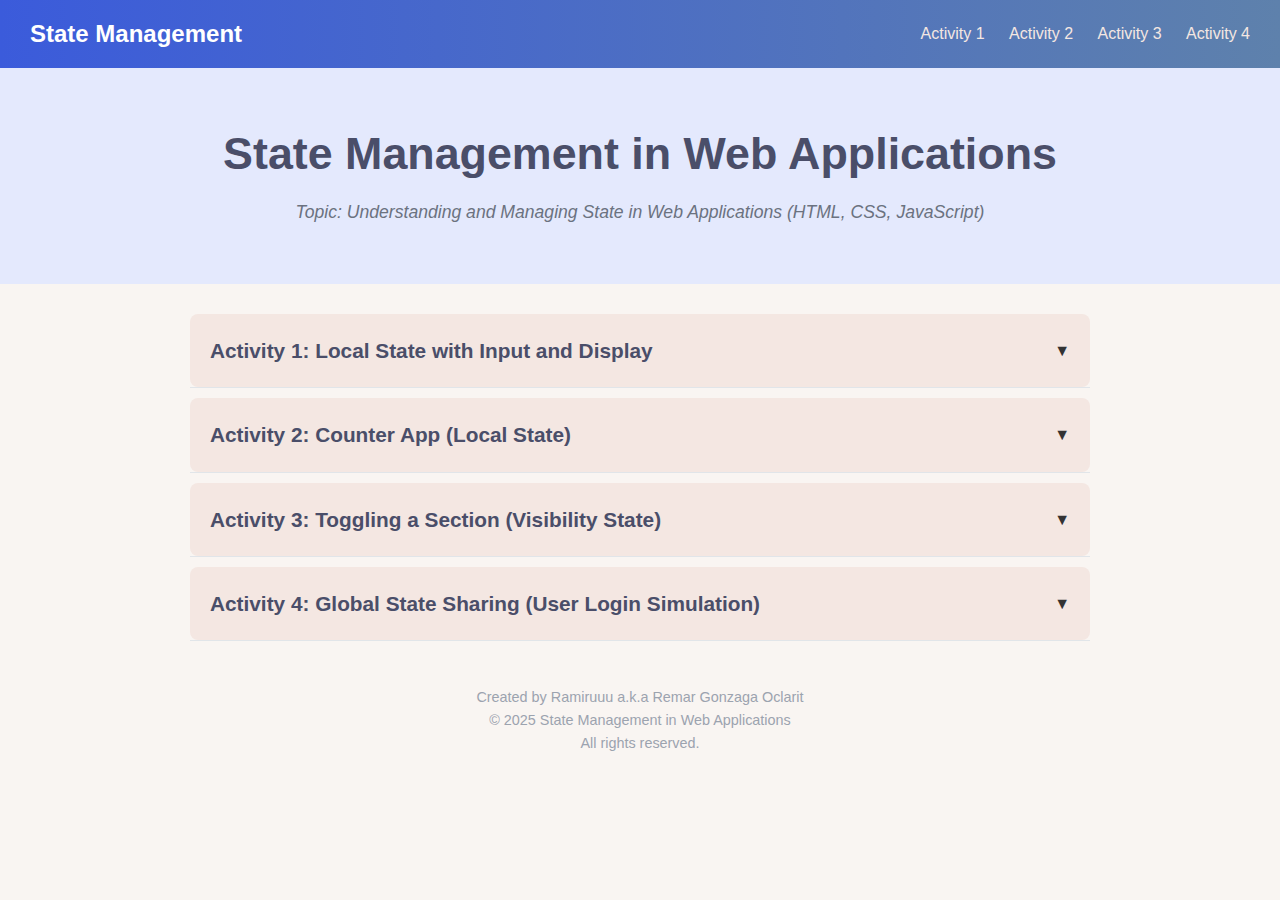
<file: index.html>
<!DOCTYPE html>
<html lang="en">
<head>
    <meta charset="UTF-8">
    <meta name="viewport" content="width=device-width, initial-scale=1.0">
    <title>State Management in Web Applications</title>
    <link rel="stylesheet" href="/sourcefiles/global.css">
    <link rel="stylesheet" href="/sourcefiles/index/index.css">
</head>
<body>
    <div class="header">
        <h2>State Management</h2>
        <nav>
            <a href="/sourcefiles/act1/activity1.html">Activity 1</a>
            <a href="/sourcefiles/act2/activity2.html">Activity 2</a>
            <a href="/sourcefiles/act3/activity3.html">Activity 3</a>
            <a href="/sourcefiles/act4/activity4.html">Activity 4</a>
        </nav>
    </div>

    <div class="banner">
        <h1>State Management in Web Applications</h1>
        <p>Topic: Understanding and Managing State in Web Applications (HTML, CSS, JavaScript)</p>
    </div>

    <div class="accordion">
        <div class="accordion-item">
            <div class="accordion-header">
                <h3>Activity 1: Local State with Input and Display</h3>
                <span>▼</span>
            </div>
            <div class="accordion-content">
                <p>Create a simple page with an input field and a paragraph. Use JavaScript to capture the input value and display the greeting like "Hello, Anna!" dynamically as the user types.</p>
            </div>
        </div>

        <div class="accordion-item">
            <div class="accordion-header">
                <h3>Activity 2: Counter App (Local State)</h3>
                <span>▼</span>
            </div>
            <div class="accordion-content">
                <p>Build a counter app with a heading showing the count and "+" and "-" buttons. Use JavaScript to increment or decrement the count, ensuring it doesn't go below 0, and update the DOM accordingly.</p>
            </div>
        </div>

        <div class="accordion-item">
            <div class="accordion-header">
                <h3>Activity 3: Toggling a Section (Visibility State)</h3>
                <span>▼</span>
            </div>
            <div class="accordion-content">
                <p>Add a "Show/Hide Info" button and a div with text. Use JavaScript and CSS to toggle the div's visibility, demonstrating how visibility can be a form of state in the UI.</p>
            </div>
        </div>

        <div class="accordion-item">
            <div class="accordion-header">
                <h3>Activity 4: Global State Sharing (User Login Simulation)</h3>
                <span>▼</span>
            </div>
            <div class="accordion-content">
                <p>Create a global state object to store the username. On login, update a heading, greeting, and a sidebar profile section to reflect the logged-in user, showing the shared state across components.</p>
            </div>
        </div>
    </div>

    <div class="footer">
        <p>Created by Ramiruuu a.k.a Remar Gonzaga Oclarit</p>
        <p>© 2025 State Management in Web Applications</p>
        <p>All rights reserved.</p>
    </div>

    <script>
        const headers = document.querySelectorAll('.accordion-header');
        headers.forEach(header => {
            header.addEventListener('click', () => {
                const content = header.nextElementSibling;
                content.classList.toggle('active');
                header.querySelector('span').textContent = content.classList.contains('active') ? '▲' : '▼';
            });
        });
    </script>
</body>
</html>
</file>
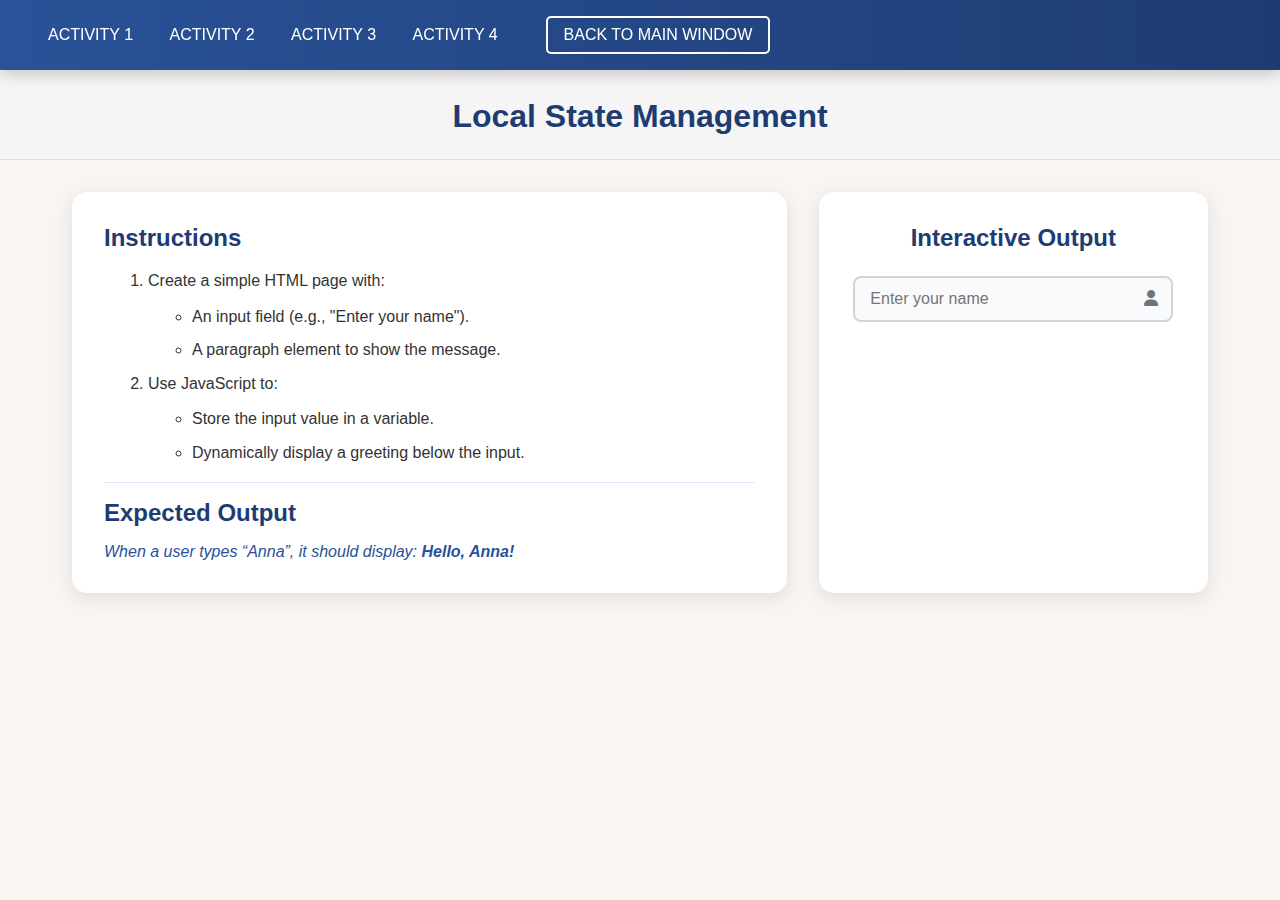
<file: sourcefiles/act1/activity1.html>
<!DOCTYPE html>
<html lang="en">
<head>
    <meta charset="UTF-8">
    <meta name="viewport" content="width=device-width, initial-scale=1.0">
    <meta name="description" content="Activity 1: Local State Management with Input and Greeting Display">
    <title>Activity 1: Local State Management</title>
    <link rel="stylesheet" href="https://cdnjs.cloudflare.com/ajax/libs/font-awesome/6.4.2/css/all.min.css">
    <link rel="stylesheet" href="/sourcefiles/act1/activity1.css">
</head>
<body>
    <header>
        <nav>
            <div class="nav-links">
                <a href="/sourcefiles/act1/activity1.html" class="active">Activity 1</a>
                <a href="/sourcefiles/act2/activity2.html">Activity 2</a>
                <a href="/sourcefiles/act3/activity3.html">Activity 3</a>
                <a href="/sourcefiles/act4/activity4.html">Activity 4</a>
            </div>
            <a href="/index.html" class="back-link">Back to Main Window</a>
        </nav>
    </header>

    <main>
        <section class="activity-title">
            <h1>Local State Management</h1>
        </section>

        <section class="main-content">
            <div class="instructions">
                <h2>Instructions</h2>
                <ol>
                    <li>Create a simple HTML page with:
                        <ul>
                            <li>An input field (e.g., "Enter your name").</li>
                            <li>A paragraph element to show the message.</li>
                        </ul>
                    </li>
                    <li>Use JavaScript to:
                        <ul>
                            <li>Store the input value in a variable.</li>
                            <li>Dynamically display a greeting below the input.</li>
                        </ul>
                    </li>
                </ol>
                <div class="output">
                    <h2>Expected Output</h2>
                    <p>When a user types “Anna”, it should display: <strong>Hello, Anna!</strong></p>
                </div>
            </div>

            <div class="container">
                <h3>Interactive Output</h3>
                <div class="input-group">
                    <label for="nameInput" class="visually-hidden">Enter your name</label>
                    <input type="text" id="nameInput" placeholder="Enter your name" autocomplete="off" aria-describedby="greeting">
                    <span class="input-icon"><i class="fas fa-user"></i></span>
                </div>
                <p id="greeting" role="status"></p>
            </div>
        </section>
    </main>

    <script>
        const nameInput = document.getElementById('nameInput');
        const greeting = document.getElementById('greeting');

        nameInput.addEventListener('input', () => {
            const name = nameInput.value.trim();
            if (name) {
                greeting.textContent = `Hello, ${name}!`;
                greeting.classList.add('show');
                greeting.setAttribute('aria-live', 'polite');
            } else {
                greeting.textContent = 'Please enter a name to see a greeting.';
                greeting.classList.remove('show');
                greeting.setAttribute('aria-live', 'off');
            }
        });

        // Add focus effect for accessibility
        nameInput.addEventListener('focus', () => {
            nameInput.parentElement.classList.add('focused');
        });

        nameInput.addEventListener('blur', () => {
            nameInput.parentElement.classList.remove('focused');
        });
    </script>
</body>
</html>
</file>
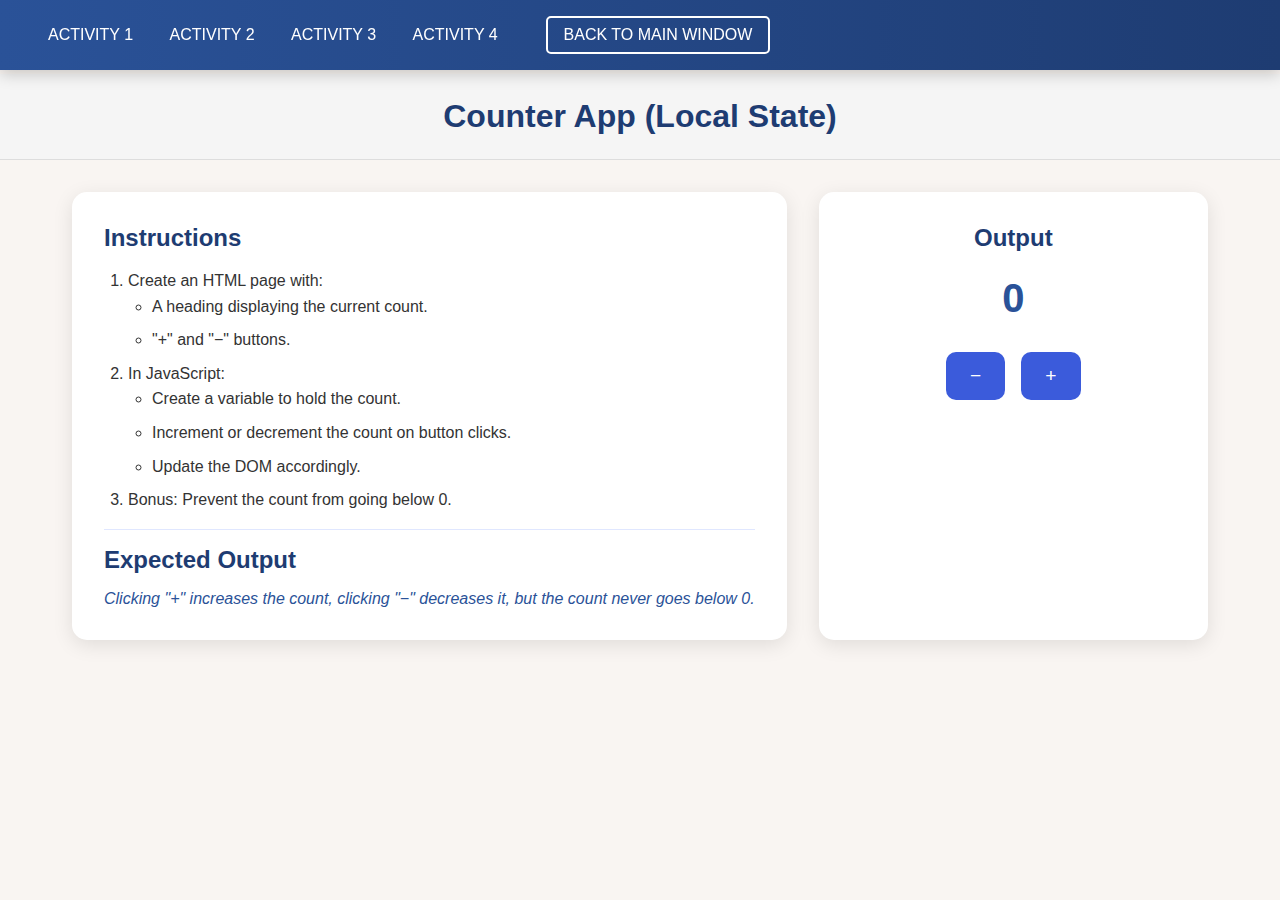
<file: sourcefiles/act2/activity2.html>
<!DOCTYPE html>
<html lang="en">
<head>
    <meta charset="UTF-8">
    <meta name="viewport" content="width=device-width, initial-scale=1.0">
    <title>Activity 2: Counter App</title>
    <link rel="stylesheet" href="https://cdnjs.cloudflare.com/ajax/libs/font-awesome/6.4.2/css/all.min.css">
    <link rel="stylesheet" href="/sourcefiles/act2/activity2.css">
</head>
<body>
    <header>
        <nav>
            <div class="nav-links">
                <a href="/sourcefiles/act1/activity1.html">Activity 1</a>
                <a href="/sourcefiles/act2/activity2.html" class="active">Activity 2</a>
                <a href="/sourcefiles/act3/activity3.html">Activity 3</a>
                <a href="/sourcefiles/act4/activity4.html">Activity 4</a>
            </div>
            <a href="/index.html" class="back-link">Back to Main Window</a>
        </nav>
    </header>

    <div class="activity-title">
        <h1>Counter App (Local State)</h1>
    </div>

    <div class="main-content">
        <div class="instructions">
            <h2>Instructions</h2>
            <ol>
                <li>Create an HTML page with:
                    <ul>
                        <li>A heading displaying the current count.</li>
                        <li>"+" and "−" buttons.</li>
                    </ul>
                </li>
                <li>In JavaScript:
                    <ul>
                        <li>Create a variable to hold the count.</li>
                        <li>Increment or decrement the count on button clicks.</li>
                        <li>Update the DOM accordingly.</li>
                    </ul>
                </li>
                <li>Bonus: Prevent the count from going below 0.</li>
            </ol>
            <div class="output">
                <h2>Expected Output</h2>
                <p>Clicking "+" increases the count, clicking "−" decreases it, but the count never goes below 0.</p>
            </div>
        </div>

        <div class="container">
            <h3>Output</h3>
            <div class="counter-display" id="counter">0</div>
            <div class="button-group">
                <button id="decrementBtn">−</button>
                <button id="incrementBtn">+</button>
            </div>
        </div>
    </div>

    <script>
        const counterDisplay = document.getElementById('counter');
        const incrementBtn = document.getElementById('incrementBtn');
        const decrementBtn = document.getElementById('decrementBtn');

        let count = 0;

        incrementBtn.addEventListener('click', () => {
            count++;
            updateCounter();
        });

        decrementBtn.addEventListener('click', () => {
            if (count > 0) {
                count--;
                updateCounter();
            }
        });

        function updateCounter() {
            counterDisplay.textContent = count;
            decrementBtn.disabled = count === 0;
        }
    </script>
</body>
</html>
</file>
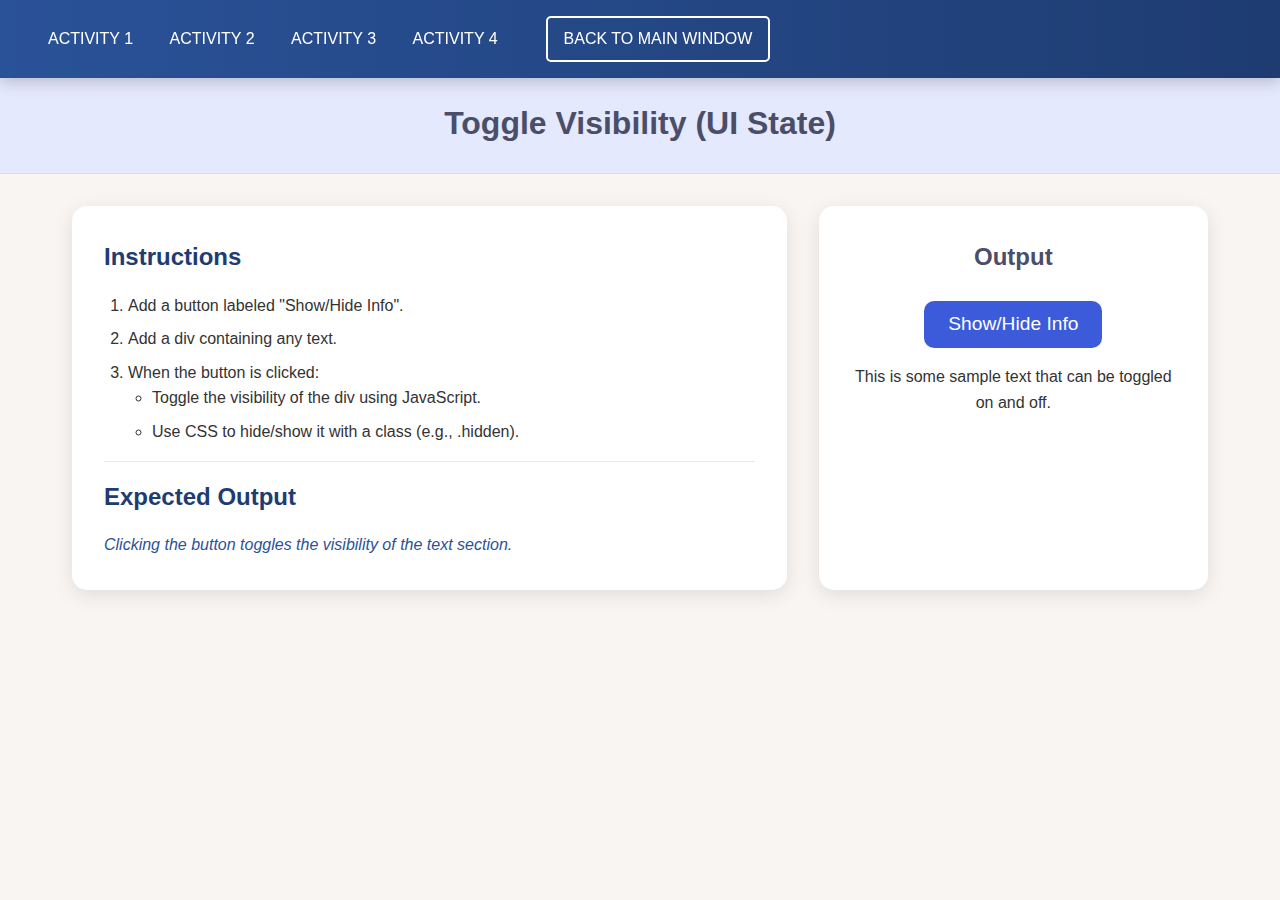
<file: sourcefiles/act3/activity3.html>
<!DOCTYPE html>
<html lang="en">
<head>
    <meta charset="UTF-8">
    <meta name="viewport" content="width=device-width, initial-scale=1.0">
    <title>Activity 3: Toggle Visibility (UI State)</title>
    <link rel="stylesheet" href="https://cdnjs.cloudflare.com/ajax/libs/font-awesome/6.4.2/css/all.min.css">
    <link rel="stylesheet" href="/sourcefiles/global.css">
    <link rel="stylesheet" href="/sourcefiles/act3/activity3.css">
</head>
<body>
    <header>
        <nav>
            <div class="nav-links">
                <a href="/sourcefiles/act1/activity1.html">Activity 1</a>
                <a href="/sourcefiles/act2/activity2.html">Activity 2</a>
                <a href="/sourcefiles/act3/activity3.html">Activity 3</a>
                <a href="/sourcefiles/act4/activity4.html" class="active">Activity 4</a>
            </div>
            <a href="/index.html" class="back-link">Back to Main Window</a>
        </nav>
    </header>
    <div class="activity-title">
        <h1>Toggle Visibility (UI State)</h1>
    </div>

    <div class="main-content">
        <div class="instructions">
            <h2>Instructions</h2>
            <ol>
                <li>Add a button labeled "Show/Hide Info".</li>
                <li>Add a div containing any text.</li>
                <li>When the button is clicked:
                    <ul>
                        <li>Toggle the visibility of the div using JavaScript.</li>
                        <li>Use CSS to hide/show it with a class (e.g., .hidden).</li>
                    </ul>
                </li>
            </ol>
            <div class="output">
                <h2>Expected Output</h2>
                <p>Clicking the button toggles the visibility of the text section.</p>
            </div>
        </div>

        <div class="container">
            <h3>Output</h3>
            <div class="button-group">
                <button id="toggleBtn">Show/Hide Info</button>
            </div>
            <div class="info-section" id="infoSection">
                This is some sample text that can be toggled on and off.
            </div>
        </div>
    </div>

    <script>
        const toggleBtn = document.getElementById('toggleBtn');
        const infoSection = document.getElementById('infoSection');

        toggleBtn.addEventListener('click', () => {
            infoSection.classList.toggle('hidden');
        });
    </script>
</body>
</html>
</file>
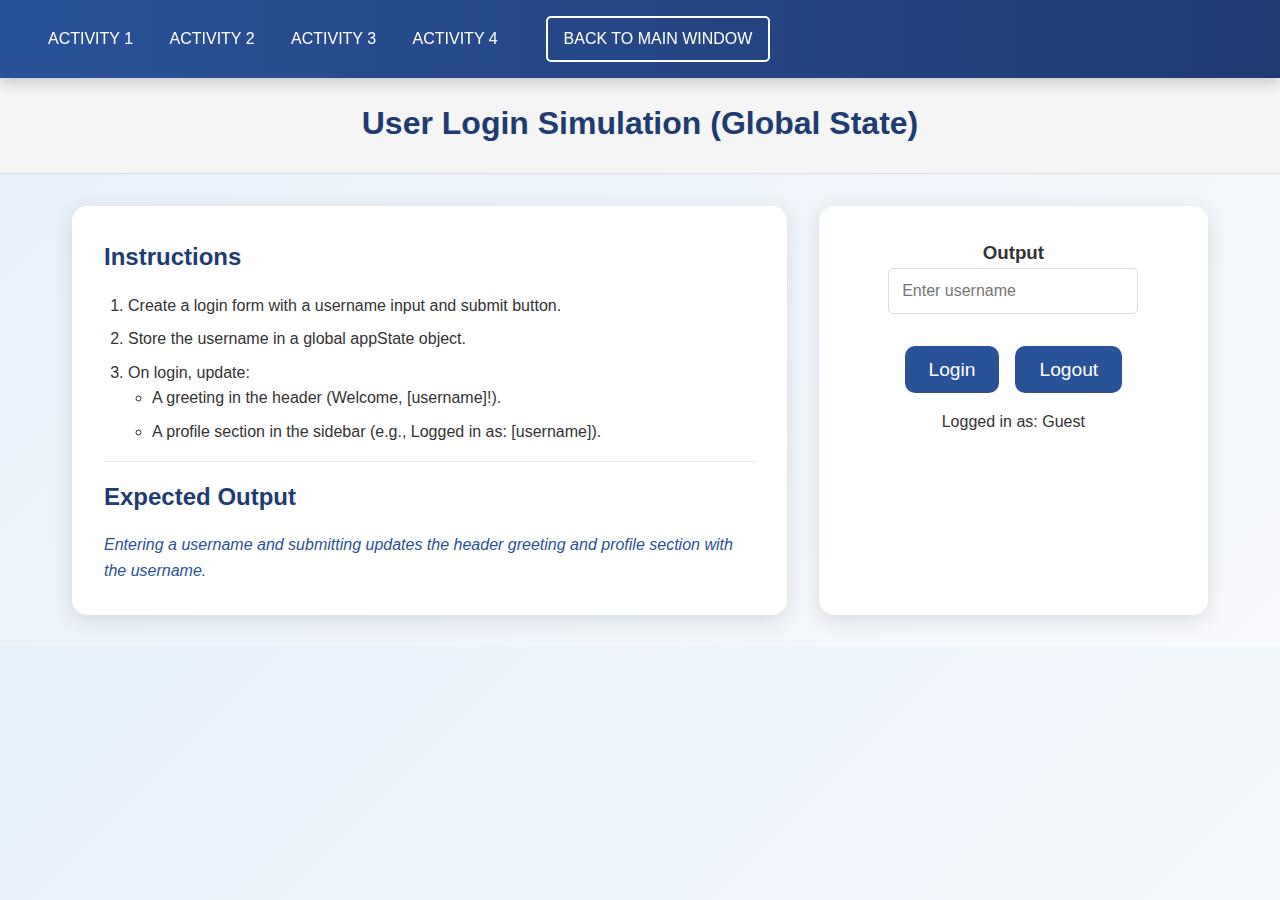
<file: sourcefiles/act4/activity4.html>
<!DOCTYPE html>
<html lang="en">
<head>
    <meta charset="UTF-8">
    <meta name="viewport" content="width=device-width, initial-scale=1.0">
    <title>Activity 4: User Login Simulation</title>
    <link rel="stylesheet" href="https://cdnjs.cloudflare.com/ajax/libs/font-awesome/6.4.2/css/all.min.css">
    <link rel="stylesheet" href="/sourcefiles/global.css">
    <link rel="stylesheet" href="/sourcefiles/act4/activity4.css">
</head>
<body>
    <header>
        <nav>
            <div class="nav-links">
                <a href="/sourcefiles/act1/activity1.html">Activity 1</a>
                <a href="/sourcefiles/act2/activity2.html">Activity 2</a>
                <a href="/sourcefiles/act3/activity3.html">Activity 3</a>
                <a href="/sourcefiles/act4/activity4.html" class="active">Activity 4</a>
            </div>
            <a href="/index.html" class="back-link">Back to Main Window</a>
        </nav>
    </header>

    <div class="activity-title">
        <h1>User Login Simulation (Global State)</h1>
    </div>

    <div class="main-content">
        <div class="instructions">
            <h2>Instructions</h2>
            <ol>
                <li>Create a login form with a username input and submit button.</li>
                <li>Store the username in a global <code>appState</code> object.</li>
                <li>On login, update:
                    <ul>
                        <li>A greeting in the header (Welcome, [username]!).</li>
                        <li>A profile section in the sidebar (e.g., Logged in as: [username]).</li>
                    </ul>
                </li>
            </ol>
            <div class="output">
                <h2>Expected Output</h2>
                <p>Entering a username and submitting updates the header greeting and profile section with the username.</p>
            </div>
        </div>

        <div class="container">
            <h3>Output</h3>
            <form class="login-form" id="loginForm">
                <input type="text" id="usernameInput" placeholder="Enter username" required>
                <div class="button-group">
                    <button type="submit">Login</button>
                    <button type="button" id="logoutButton">Logout</button>
                </div>
            </form>
            <div class="profile-section" id="profileSection">Logged in as: Guest</div>
        </div>
    </div>

    <script>
        const appState = { username: 'Guest' };

        const loginForm = document.getElementById('loginForm');
        const usernameInput = document.getElementById('usernameInput');
        const headerGreeting = document.getElementById('headerGreeting');
        const profileSection = document.getElementById('profileSection');
        const logoutButton = document.getElementById('logoutButton');

        function updateUI() {
            headerGreeting.textContent = `Welcome, ${appState.username}!`;
            profileSection.textContent = `Logged in as: ${appState.username}`;
        }

        loginForm.addEventListener('submit', (e) => {
            e.preventDefault();
            appState.username = usernameInput.value.trim() || 'Guest';
            updateUI();
            usernameInput.value = '';
        });

        logoutButton.addEventListener('click', () => {
            appState.username = 'Guest';
            updateUI();
            usernameInput.value = '';
        });

        updateUI();
    </script>
</body>
</html>
</file>
<file: sourcefiles/global.css>
* {
    margin: 0;
    padding: 0;
    box-sizing: border-box;
    font-family: 'Poppins', sans-serif;
}

body {
    background-color: #f9f5f2;
    color: #333;
    line-height: 1.6;
}

header {
    background: linear-gradient(90deg, #3b5bdb, #5e81ac);
    padding: 1rem 2rem;
    display: flex;
    justify-content: space-between;
    align-items: center;
    box-shadow: 0 2px 10px rgba(0, 0, 0, 0.1);
    position: fixed;
    top: 0;
    width: 100%;
    z-index: 1000;
}

header nav {
    display: flex;
    gap: 2rem;
}

header nav a {
    color: #ffffff;
    text-decoration: none;
    font-size: 1rem;
    font-weight: 500;
    text-transform: uppercase;
    transition: color 0.3s ease;
}

header nav a:hover {
    color: #f4e7e2;
}

.greeting {
    color: #ffffff;
    font-size: 1rem;
    font-weight: 500;
}

.activity-title {
    text-align: center;
    padding: 1.5rem 0;
    background-color: #f5f5f5;
    border-bottom: 1px solid #ddd;
    margin-top: 74px;
}

.activity-title h1 {
    font-size: 2rem;
    color: #1e3c72;
    font-weight: 600;
}

.main-content {
    padding: 2rem;
    max-width: 1200px;
    margin: 0 auto;
    display: flex;
    gap: 2rem;
}

.back-link {
    font-size: 1rem;
    font-weight: 500;
    color: #ffffff;
    text-transform: uppercase;
    padding: 0.5rem 1rem;
    border: 2px solid #ffffff; /* Border for emphasis */
    border-radius: 5px;
    transition: background-color 0.3s ease, color 0.3s ease, border-color 0.3s ease;
}

.back-link:hover {
    background-color: #ffffff;
    color: #1e3c72;
    border-color: #1e3c72;
}
</file>
<file: sourcefiles/index/index.css>
body {
    font-family: 'Poppins', sans-serif;
    margin: 0;
    padding: 0;
    background-color: #f9f5f2; /* Creamy white background */
}

.header {
    background: linear-gradient(90deg, #3b5bdb, #5e81ac); /* Gradient from muted blue to soft teal */
    color: #ffffff;
    padding: 15px 30px;
    display: flex;
    justify-content: space-between;
    align-items: center;
    box-shadow: 0 2px 10px rgba(0, 0, 0, 0.1);
}

.header h2 {
    margin: 0;
    font-size: 1.5em;
}

.header nav a {
    color: #f4e7e2; /* Soft blush pink for links */
    margin-left: 20px;
    text-decoration: none;
    font-weight: 500;
    transition: color 0.3s ease;
}

.header nav a:hover {
    color: #ffffff;
}

.banner {
    background: url('https://via.placeholder.com/1200x150?text=Pattern') repeat;
    text-align: center;
    padding: 50px 20px;
    color: #4a4e69; /* Dark muted blue for text */
    background-color: #e4e9fd; /* Light pastel blue background */
}

.banner h1 {
    margin: 0;
    font-size: 2.8em;
    font-weight: 600;
}

.banner p {
    margin: 8px 0;
    font-style: italic;
    font-size: 1.1em;
    color: #6b7280; /* Muted gray for subtitle */
}

.accordion {
    max-width: 900px;
    margin: 30px auto;
}

.accordion-item {
    border-bottom: 1px solid #e1e5e9; /* Light gray border */
    margin-bottom: 10px;
}

.accordion-header {
    background-color: #f4e7e2; /* Soft blush pink for header */
    padding: 20px;
    cursor: pointer;
    display: flex;
    justify-content: space-between;
    align-items: center;
    border-radius: 8px;
    transition: background-color 0.3s ease;
}

.accordion-header:hover {
    background-color: #f0d7d1; /* Slightly darker blush on hover */
}

.accordion-header h3 {
    margin: 0;
    font-size: 1.3em;
    color: #4a4e69; /* Dark muted blue for text */
}

.accordion-content {
    display: none;
    padding: 20px;
    background-color: #ffffff;
    border-radius: 0 0 8px 8px;
    box-shadow: 0 2px 8px rgba(0, 0, 0, 0.05);
}

.accordion-content.active {
    display: block;
}

.accordion-content p {
    margin: 0 0 15px 0;
    color: #6b7280; /* Muted gray for description */
    line-height: 1.6;
}

.accordion-content a {
    color: #3b5bdb; /* Muted blue for links */
    text-decoration: none;
    font-weight: 600;
    transition: color 0.3s ease;
}

.accordion-content a:hover {
    color: #5e81ac; /* Softer teal on hover */
}

.footer {
    text-align: center;
    padding: 15px;
    background-color: #f9f5f2; /* Creamy white footer */
    color: #9ca3af; /* Light gray for footer text */
    font-size: 0.9em;
}
</file>
<file: sourcefiles/act1/activity1.css>
* {
    margin: 0;
    padding: 0;
    box-sizing: border-box;
    font-family: 'Poppins', sans-serif;
}

body {
    background-color: #f9f5f2; /* Creamy white background */
}

html {
    overflow-y: auto;
    scrollbar-width: none;
    -ms-overflow-style: none;
}

html::-webkit-scrollbar {
    display: none;
}

header {
    background: linear-gradient(90deg, #1e3c72, #2a5298); /* Enhanced gradient */
    padding: 1rem 2rem;
    display: flex;
    justify-content: space-between;
    align-items: center;
    box-shadow: 0 4px 15px rgba(0, 0, 0, 0.2); /* Stronger shadow for depth */
    position: fixed;
    top: 0;
    width: 100%;
    z-index: 1000;
    transition: background-color 0.3s ease;
}

header:hover {
    background: linear-gradient(90deg, #2a5298, #1e3c72); /* Subtle hover effect */
}

.logo {
    display: flex;
    align-items: center;
    gap: 0.5rem;
}

.logo span {
    color: #ffffff;
    font-size: 1.5rem;
    font-weight: bold;
}

nav {
    display: flex;
    justify-content: space-between;
    align-items: center;
    gap: 2rem;
}

nav a {
    color: #ffffff;
    text-decoration: none;
    font-size: 1rem;
    font-weight: 500;
    text-transform: uppercase;
    padding: 0.5rem 1rem; /* Added padding for better clickability */
    border-radius: 5px; /* Rounded corners */
    transition: background-color 0.3s ease, color 0.3s ease;
}

nav a:hover {
    background-color: #ffffff; /* White background on hover */
    color: #1e3c72; /* Dark blue text on hover */
}

.contact-btn {
    background-color: #fff;
    color: #1a2533;
    padding: 0.5rem 1.5rem;
    border-radius: 25px;
    text-decoration: none;
    font-weight: 600;
    display: flex;
    align-items: center;
    gap: 0.5rem;
    transition: background-color 0.3s ease, color 0.3s ease;
}

.contact-btn:hover {
    background-color: #2a5298;
    color: #fff;
}

.contact-btn i {
    color: #2a5298;
    font-size: 1.2rem;
}

.contact-btn:hover i {
    color: #fff;
}

.activity-title {
    text-align: center;
    padding: 1.5rem 0;
    background-color: #f5f5f5;
    border-bottom: 1px solid #ddd;
    margin-top: 74px;
}

.activity-title h1 {
    font-size: 2rem;
    color: #1e3c72;
    font-weight: 600;
}

.main-content {
    padding: 2rem;
    max-width: 1200px;
    margin: 0 auto;
    display: flex;
    gap: 2rem;
}

.instructions {
    background: #fff;
    border-radius: 15px;
    box-shadow: 0 5px 20px rgba(0, 0, 0, 0.1);
    padding: 2rem;
    flex: 2;
}

.instructions h2 {
    font-size: 1.5rem;
    color: #1e3c72;
    margin-bottom: 1rem;
    font-weight: 600;
}

.instructions ol, .instructions ul {
    margin-left: 1.5rem;
    font-size: 1rem;
    color: #333;
    line-height: 1.6;
}

.instructions li {
    margin-bottom: 0.5rem;
}

.instructions .output {
    margin-top: 1rem;
    padding-top: 1rem;
    border-top: 1px solid #e0e7ff;
}

.instructions .output p {
    font-size: 1rem;
    color: #2a5298;
    font-style: italic;
}

.container {
    background: #fff;
    border-radius: 15px;
    box-shadow: 0 5px 20px rgba(0, 0, 0, 0.1);
    padding: 2rem;
    text-align: center;
    transition: transform 0.3s ease;
    flex: 1;
    min-width: 300px;
}

.container:hover {
    transform: translateY(-5px);
}

.container h3 {
    font-size: 1.5rem;
    color: #1e3c72;
    margin-bottom: 1.5rem;
    font-weight: 600;
}

.counter-display {
    font-size: 2.5rem;
    color: #2a5298;
    margin: 1rem 0;
    min-height: 1.5em;
    font-weight: 600;
    transition: opacity 0.5s ease, transform 0.5s ease;
}

.button-group {
    display: flex;
    justify-content: center;
    gap: 1rem;
    margin-top: 1rem;
}

button {
    padding: 0.8rem 1.5rem;
    font-size: 1.2rem;
    border: none;
    border-radius: 10px;
    background: #3b5bdb; /* Muted blue for buttons */
    color: #ffffff;
    cursor: pointer;
    transition: background 0.3s ease, transform 0.2s ease;
}

button:hover {
    background: #5e81ac; /* Softer teal on hover */
    transform: scale(1.05);
}

button:active {
    transform: scale(0.95);
}

button:disabled {
    background: #a0aec0;
    cursor: not-allowed;
    transform: none;
}

@media (max-width: 768px) {
    header {
        flex-direction: column;
        gap: 1rem;
        padding: 1rem;
    }

    nav {
        gap: 1rem;
    }

    .activity-title h1 {
        font-size: 1.5rem;
    }

    .main-content {
        flex-direction: column;
        padding: 1.5rem;
        gap: 1.5rem;
    }

    .instructions {
        padding: 1.5rem;
    }

    .instructions h2 {
        font-size: 1.3rem;
    }

    .container {
        padding: 1.5rem;
    }

    .container h3 {
        font-size: 1.3rem;
    }

    .counter-display {
        font-size: 2rem;
    }

    button {
        padding: 0.6rem 1.2rem;
        font-size: 1rem;
    }
}

.input-group {
    position: relative;
    width: 100%;
    max-width: 320px; /* Slightly increased for better usability */
    margin: 0 auto;
}

.input-group input {
    width: 100%;
    padding: 12px 45px 12px 15px; /* Adjusted padding for better spacing */
    border: 2px solid #d1d5db; /* Softer border color */
    border-radius: 8px;
    font-size: 1em;
    transition: border-color 0.3s ease, box-shadow 0.3s ease;
    background-color: #f9fafb; /* Light background for better contrast */
}

.input-group input:focus {
    outline: none;
    border-color: #2563eb; /* Brighter blue for better focus visibility */
    box-shadow: 0 0 8px rgba(37, 99, 235, 0.3); /* Enhanced focus effect */
}

.input-group.focused .input-icon {
    color: #2563eb;
}

.input-icon {
    position: absolute;
    right: 15px;
    top: 50%;
    transform: translateY(-50%);
    color: #6b7280; /* Slightly darker for better contrast */
    transition: color 0.3s ease;
}

#greeting {
    margin-top: 20px;
    font-size: 1.2em;
    color: #334155; /* Darker muted blue for better readability */
    opacity: 0;
    transform: translateY(10px);
    transition: opacity 0.3s ease, transform 0.3s ease;
    text-align: center;
}

#greeting.show {
    opacity: 1;
    transform: translateY(0);
}

.visually-hidden {
    position: absolute;
    width: 1px;
    height: 1px;
    padding: 0;
    margin: -1px;
    overflow: hidden;
    clip: rect(0, 0, 0, 0);
    border: 0;
}

.logo a {
    text-decoration: none;
    color: #ffffff;
    font-size: 1.5em;
    font-weight: 600;
}

.contact-btn {
    background-color: #fef3c7; /* Softer yellow for better contrast */
    color: #374151; /* Neutral dark color */
    padding: 10px 20px; /* Adjusted padding for better clickability */
    border-radius: 20px;
    text-decoration: none;
    font-weight: 500;
    display: flex;
    align-items: center;
    gap: 8px;
    transition: background-color 0.3s ease, color 0.3s ease;
}

.contact-btn:hover {
    background-color: #ffffff;
    color: #2563eb; /* Brighter blue */
}

.output h4 {
    font-size: 1.4em; /* Slightly larger for better readability */
    margin: 15px 0;
    color: #2563eb;
}

.output p {
    color: #4b5563; /* Neutral dark gray for better readability */
}

ol {
    padding-left: 20px;
    color: #374151; /* Neutral dark color */
}

ol li {
    margin-bottom: 15px;
}

ol ul {
    padding-left: 20px;
    margin-top: 10px;
}

.back-link {
    font-size: 1rem; /* Same size as other links */
    font-weight: 500;
    color: #ffffff;
    text-transform: uppercase;
    padding: 0.5rem 1rem;
    border: 2px solid #ffffff; /* Border for emphasis */
    border-radius: 5px;
    transition: background-color 0.3s ease, color 0.3s ease, border-color 0.3s ease;
}

.back-link:hover {
    background-color: #ffffff;
    color: #1e3c72;
    border-color: #1e3c72;
}
</file>
<file: sourcefiles/act2/activity2.css>
* {
    margin: 0;
    padding: 0;
    box-sizing: border-box;
    font-family: 'Poppins', sans-serif;
}

body {
    background-color: #f9f5f2; /* Creamy white background */
}

html {
    overflow-y: auto;
    scrollbar-width: none;
    -ms-overflow-style: none;
}

html::-webkit-scrollbar {
    display: none;
}

header {
    background: linear-gradient(90deg, #1e3c72, #2a5298); /* Enhanced gradient */
    padding: 1rem 2rem;
    display: flex;
    justify-content: space-between;
    align-items: center;
    box-shadow: 0 4px 15px rgba(0, 0, 0, 0.2); /* Stronger shadow for depth */
    position: fixed;
    top: 0;
    width: 100%;
    z-index: 1000;
    transition: background-color 0.3s ease;
}

header:hover {
    background: linear-gradient(90deg, #2a5298, #1e3c72); /* Subtle hover effect */
}

.logo {
    display: flex;
    align-items: center;
    gap: 0.5rem;
}

.logo span {
    color: #ffffff;
    font-size: 1.5rem;
    font-weight: bold;
}

nav {
    display: flex;
    justify-content: space-between;
    align-items: center;
    gap: 2rem;
}

nav a {
    color: #ffffff;
    text-decoration: none;
    font-size: 1rem;
    font-weight: 500;
    text-transform: uppercase;
    padding: 0.5rem 1rem; /* Added padding for better clickability */
    border-radius: 5px; /* Rounded corners */
    transition: background-color 0.3s ease, color 0.3s ease;
}

nav a:hover {
    background-color: #ffffff; /* White background on hover */
    color: #1e3c72; /* Dark blue text on hover */
}

.back-link {
    font-size: 1rem;
    font-weight: 500;
    color: #ffffff;
    text-transform: uppercase;
    padding: 0.5rem 1rem;
    border: 2px solid #ffffff; /* Border for emphasis */
    border-radius: 5px;
    transition: background-color 0.3s ease, color 0.3s ease, border-color 0.3s ease;
}

.back-link:hover {
    background-color: #ffffff;
    color: #1e3c72;
    border-color: #1e3c72;
}

.contact-btn {
    background-color: #fff;
    color: #1a2533;
    padding: 0.5rem 1.5rem;
    border-radius: 25px;
    text-decoration: none;
    font-weight: 600;
    display: flex;
    align-items: center;
    gap: 0.5rem;
    transition: background-color 0.3s ease, color 0.3s ease;
}

.contact-btn:hover {
    background-color: #2a5298;
    color: #fff;
}

.contact-btn i {
    color: #2a5298;
    font-size: 1.2rem;
}

.contact-btn:hover i {
    color: #fff;
}


.activity-title {
    text-align: center;
    padding: 1.5rem 0;
    background-color: #f5f5f5;
    border-bottom: 1px solid #ddd;
    margin-top: 74px;
}

.activity-title h1 {
    font-size: 2rem;
    color: #1e3c72;
    font-weight: 600;
}

.main-content {
    padding: 2rem;
    max-width: 1200px;
    margin: 0 auto;
    display: flex;
    gap: 2rem;
}

.instructions {
    background: #fff;
    border-radius: 15px;
    box-shadow: 0 5px 20px rgba(0, 0, 0, 0.1);
    padding: 2rem;
    flex: 2;
}

.instructions h2 {
    font-size: 1.5rem;
    color: #1e3c72;
    margin-bottom: 1rem;
    font-weight: 600;
}

.instructions ol, .instructions ul {
    margin-left: 1.5rem;
    font-size: 1rem;
    color: #333;
    line-height: 1.6;
}

.instructions li {
    margin-bottom: 0.5rem;
}

.instructions .output {
    margin-top: 1rem;
    padding-top: 1rem;
    border-top: 1px solid #e0e7ff;
}

.instructions .output p {
    font-size: 1rem;
    color: #2a5298;
    font-style: italic;
}

.container {
    background: #fff;
    border-radius: 15px;
    box-shadow: 0 5px 20px rgba(0, 0, 0, 0.1);
    padding: 2rem;
    text-align: center;
    transition: transform 0.3s ease;
    flex: 1;
    min-width: 300px;
}

.container:hover {
    transform: translateY(-5px);
}

.container h3 {
    font-size: 1.5rem;
    color: #1e3c72;
    margin-bottom: 1.5rem;
    font-weight: 600;
}

.counter-display {
    font-size: 2.5rem;
    color: #2a5298;
    margin: 1rem 0;
    min-height: 1.5em;
    font-weight: 600;
    transition: opacity 0.5s ease, transform 0.5s ease;
}

.button-group {
    display: flex;
    justify-content: center;
    gap: 1rem;
    margin-top: 1rem;
}

button {
    padding: 0.8rem 1.5rem;
    font-size: 1.2rem;
    border: none;
    border-radius: 10px;
    background: #3b5bdb; /* Muted blue for buttons */
    color: #ffffff;
    cursor: pointer;
    transition: background 0.3s ease, transform 0.2s ease;
}

button:hover {
    background: #5e81ac; /* Softer teal on hover */
    transform: scale(1.05);
}

button:active {
    transform: scale(0.95);
}

button:disabled {
    background: #a0aec0;
    cursor: not-allowed;
    transform: none;
}

@media (max-width: 768px) {
    header {
        flex-direction: column;
        gap: 1rem;
        padding: 1rem;
    }

    nav {
        gap: 1rem;
    }

    .activity-title h1 {
        font-size: 1.5rem;
    }

    .main-content {
        flex-direction: column;
        padding: 1.5rem;
        gap: 1.5rem;
    }

    .instructions {
        padding: 1.5rem;
    }

    .instructions h2 {
        font-size: 1.3rem;
    }

    .container {
        padding: 1.5rem;
    }

    .container h3 {
        font-size: 1.3rem;
    }

    .counter-display {
        font-size: 2rem;
    }

    button {
        padding: 0.6rem 1.2rem;
        font-size: 1rem;
    }
}
</file>
<file: sourcefiles/act3/activity3.css>
* {
    margin: 0;
    padding: 0;
    box-sizing: border-box;
    font-family: 'Poppins', sans-serif;
}

body {
    background-color: #f9f5f2; /* Creamy white background */
}

header {
    background: linear-gradient(90deg, #1e3c72, #2a5298); /* Enhanced gradient */
    padding: 1rem 2rem;
    display: flex;
    justify-content: space-between;
    align-items: center;
    box-shadow: 0 4px 15px rgba(0, 0, 0, 0.2); /* Stronger shadow for depth */
    position: fixed;
    top: 0;
    width: 100%;
    z-index: 1000;
    transition: background-color 0.3s ease;
}

header:hover {
    background: linear-gradient(90deg, #2a5298, #1e3c72); /* Subtle hover effect */
}

.logo {
    display: flex;
    align-items: center;
    gap: 0.5rem;
}

.logo span {
    color: #ffffff;
    font-size: 1.5rem;
    font-weight: bold;
}

nav {
    display: flex;
    justify-content: space-between;
    align-items: center;
    gap: 2rem;
}

nav a {
    color: #ffffff;
    text-decoration: none;
    font-size: 1rem;
    font-weight: 500;
    text-transform: uppercase;
    padding: 0.5rem 1rem; /* Added padding for better clickability */
    border-radius: 5px; /* Rounded corners */
    transition: background-color 0.3s ease, color 0.3s ease;
}

nav a:hover {
    background-color: #ffffff; /* White background on hover */
    color: #1e3c72; /* Dark blue text on hover */
}

.contact-btn {
    background-color: #ffffff;
    color: #3b5bdb;
    padding: 0.5rem 1.5rem;
    border-radius: 25px;
    text-decoration: none;
    font-weight: 600;
    display: flex;
    align-items: center;
    gap: 0.5rem;
    transition: background-color 0.3s ease, color 0.3s ease;
}

.contact-btn:hover {
    background-color: #5e81ac;
    color: #ffffff;
}

.contact-btn i {
    color: #2a5298;
    font-size: 1.2rem;
}

.contact-btn:hover i {
    color: #fff;
}

.activity-title {
    text-align: center;
    padding: 1.5rem 0;
    background-color: #e4e9fd; /* Light pastel blue background */
    border-bottom: 1px solid #ddd;
    margin-top: 74px;
}

.activity-title h1 {
    font-size: 2rem;
    color: #4a4e69; /* Dark muted blue for text */
    font-weight: 600;
}

.main-content {
    padding: 2rem;
    max-width: 1200px;
    margin: 0 auto;
    display: flex;
    gap: 2rem;
}

.instructions {
    background: #fff;
    border-radius: 15px;
    box-shadow: 0 5px 20px rgba(0, 0, 0, 0.1);
    padding: 2rem;
    flex: 2;
}

.instructions h2 {
    font-size: 1.5rem;
    color: #1e3c72;
    margin-bottom: 1rem;
    font-weight: 600;
}

.instructions ol, .instructions ul {
    margin-left: 1.5rem;
    font-size: 1rem;
    color: #333;
    line-height: 1.6;
}

.instructions li {
    margin-bottom: 0.5rem;
}

.instructions .output {
    margin-top: 1rem;
    padding-top: 1rem;
    border-top: 1px solid #e0e7ff;
}

.instructions .output p {
    font-size: 1rem;
    color: #2a5298;
    font-style: italic;
}

.container {
    background: #ffffff;
    border-radius: 15px;
    box-shadow: 0 5px 20px rgba(0, 0, 0, 0.1);
    padding: 2rem;
    text-align: center;
    transition: transform 0.3s ease;
    flex: 1;
    min-width: 300px;
}

.container:hover {
    transform: translateY(-5px);
}

.container h3 {
    font-size: 1.5rem;
    color: #4a4e69; /* Dark muted blue for text */
    margin-bottom: 1.5rem;
    font-weight: 600;
}

.info-section {
    font-size: 1rem;
    color: #333;
    margin: 1rem 0;
    transition: opacity 0.3s ease;
}

.hidden {
    display: none;
}

.button-group {
    display: flex;
    justify-content: center;
    gap: 1rem;
    margin-top: 1rem;
}

button {
    padding: 0.8rem 1.5rem;
    font-size: 1.2rem;
    border: none;
    border-radius: 10px;
    background: #3b5bdb; /* Muted blue for buttons */
    color: #ffffff;
    cursor: pointer;
    transition: background 0.3s ease, transform 0.2s ease;
}

button:hover {
    background: #5e81ac; /* Softer teal on hover */
    transform: scale(1.05);
}

button:active {
    transform: scale(0.95);
}

.back-link {
    font-size: 1rem;
    font-weight: 500;
    color: #ffffff;
    text-transform: uppercase;
    padding: 0.5rem 1rem;
    border: 2px solid #ffffff; /* Border for emphasis */
    border-radius: 5px;
    transition: background-color 0.3s ease, color 0.3s ease, border-color 0.3s ease;
}

.back-link:hover {
    background-color: #ffffff;
    color: #1e3c72;
    border-color: #1e3c72;
}

@media (max-width: 768px) {
    header {
        flex-direction: column;
        gap: 1rem;
        padding: 1rem;
    }

    nav {
        gap: 1rem;
    }

    .activity-title h1 {
        font-size: 1.5rem;
    }

    .main-content {
        flex-direction: column;
        padding: 1.5rem;
        gap: 1.5rem;
    }

    .instructions {
        padding: 1.5rem;
    }

    .instructions h2 {
        font-size: 1.3rem;
    }

    .container {
        padding: 1.5rem;
    }

    .container h3 {
        font-size: 1.3rem;
    }

    button {
        padding: 0.6rem 1.2rem;
        font-size: 1rem;
    }
}
</file>
<file: sourcefiles/act4/activity4.css>
* {
    margin: 0;
    padding: 0;
    box-sizing: border-box;
    font-family: 'Inter', -apple-system, BlinkMacSystemFont, sans-serif;
}

html {
    overflow-y: auto;
    scrollbar-width: none;
    -ms-overflow-style: none;
}

html::-webkit-scrollbar {
    display: none;
}

body {
    background: linear-gradient(135deg, #e6f0fa 0%, #f7f9fc 100%);
    overflow-y: scroll;
    scrollbar-width: none;
}

body::-webkit-scrollbar {
    display: none;
}

header {
    background: linear-gradient(90deg, #1e3c72, #2a5298); /* Enhanced gradient */
    padding: 1rem 2rem;
    display: flex;
    justify-content: space-between;
    align-items: center;
    box-shadow: 0 4px 15px rgba(0, 0, 0, 0.2); /* Stronger shadow for depth */
    position: fixed;
    top: 0;
    width: 100%;
    z-index: 1000;
    transition: background-color 0.3s ease;
}

header:hover {
    background: linear-gradient(90deg, #2a5298, #1e3c72); /* Subtle hover effect */
}

.logo {
    display: flex;
    align-items: center;
    gap: 0.5rem;
}

.logo span {
    color: #fff;
    font-size: 1.5rem;
    font-weight: bold;
}

.greeting {
    color: #fff;
    font-size: 1rem;
    font-weight: 500;
}

nav {
    display: flex;
    justify-content: space-between;
    align-items: center;
    gap: 2rem;
}

nav a {
    color: #ffffff;
    text-decoration: none;
    font-size: 1rem;
    font-weight: 500;
    text-transform: uppercase;
    padding: 0.5rem 1rem; /* Added padding for better clickability */
    border-radius: 5px; /* Rounded corners */
    transition: background-color 0.3s ease, color 0.3s ease;
}

nav a:hover {
    background-color: #ffffff; /* White background on hover */
    color: #1e3c72; /* Dark blue text on hover */
}

.contact-btn {
    background-color: #fff;
    color: #1a2533;
    padding: 0.5rem 1.5rem;
    border-radius: 25px;
    text-decoration: none;
    font-weight: 600;
    display: flex;
    align-items: center;
    gap: 0.5rem;
    transition: background-color 0.3s ease, color 0.3s ease;
}

.contact-btn:hover {
    background-color: #2a5298;
    color: #fff;
}

.contact-btn i {
    color: #2a5298;
    font-size: 1.2rem;
}

.contact-btn:hover i {
    color: #fff;
}

.activity-title {
    text-align: center;
    padding: 1.5rem 0;
    background-color: #f5f5f5;
    border-bottom: 1px solid #ddd;
    margin-top: 74px;
}

.activity-title h1 {
    font-size: 2rem;
    color: #1e3c72;
    font-weight: 600;
}

.main-content {
    padding: 2rem;
    max-width: 1200px;
    margin: 0 auto;
    display: flex;
    gap: 2rem;
}

.instructions {
    background: #fff;
    border-radius: 15px;
    box-shadow: 0 5px 20px rgba(0, 0, 0, 0.1);
    padding: 2rem;
    flex: 2;
}

.instructions h2 {
    font-size: 1.5rem;
    color: #1e3c72;
    margin-bottom: 1rem;
    font-weight: 600;
}

.instructions ol, .instructions ul {
    margin-left: 1.5rem;
    font-size: 1rem;
    color: #333;
    line-height: 1.6;
}

.instructions li {
    margin-bottom: 0.5rem;
}

.instructions .output {
    margin-top: 1rem;
    padding-top: 1rem;
    border-top: 1px solid #e0e7ff;
}

.instructions .output p {
    font-size: 1rem;
    color: #2a5298;
    font-style: italic;
}

.container {
    background: #ffffff;
    border-radius: 15px;
    box-shadow: 0 5px 20px rgba(0, 0, 0, 0.1);
    padding: 2rem;
    text-align: center;
    transition: transform 0.3s ease;
    flex: 1;
    min-width: 300px;
}

.container:hover {
    transform: translateY(-5px);
}

.login-form {
    display: flex;
    flex-direction: column;
    gap: 1rem;
    align-items: center;
}

.login-form input {
    padding: 0.8rem;
    font-size: 1rem;
    border: 1px solid #ddd;
    border-radius: 5px;
    width: 100%;
    max-width: 250px;
}

.login-form input:focus {
    outline: none;
    border-color: #2a5298;
}

.profile-section {
    margin-top: 1rem;
    font-size: 1rem;
    color: #333;
}

.button-group {
    display: flex;
    justify-content: center;
    gap: 1rem;
    margin-top: 1rem;
}

button {
    padding: 0.8rem 1.5rem;
    font-size: 1.2rem;
    border: none;
    border-radius: 10px;
    background: #2a5298;
    color: #fff;
    cursor: pointer;
    transition: background 0.3s ease, transform 0.2s ease;
}

button:hover {
    background: #1e3c72;
    transform: scale(1.05);
}

button:active {
    transform: scale(0.95);
}

.back-link {
    font-size: 1rem;
    font-weight: 500;
    color: #ffffff;
    text-transform: uppercase;
    padding: 0.5rem 1rem;
    border: 2px solid #ffffff; /* Border for emphasis */
    border-radius: 5px;
    transition: background-color 0.3s ease, color 0.3s ease, border-color 0.3s ease;
}

.back-link:hover {
    background-color: #ffffff;
    color: #1e3c72;
    border-color: #1e3c72;
}

@media (max-width: 768px) {
    header {
        flex-direction: column;
        gap: 1rem;
        padding: 1rem;
    }

    nav {
        gap: 1rem;
    }

    .activity-title h1 {
        font-size: 1.5rem;
    }

    .main-content {
        flex-direction: column;
        padding: 1.5rem;
        gap: 1.5rem;
    }

    .instructions {
        padding: 1.5rem;
    }

    .instructions h2 {
        font-size: 1.3rem;
    }

    .container {
        padding: 1.5rem;
    }

    .container h3 {
        font-size: 1.3rem;
    }

    button {
        padding: 0.6rem 1.2rem;
        font-size: 1rem;
    }
}
</file>
